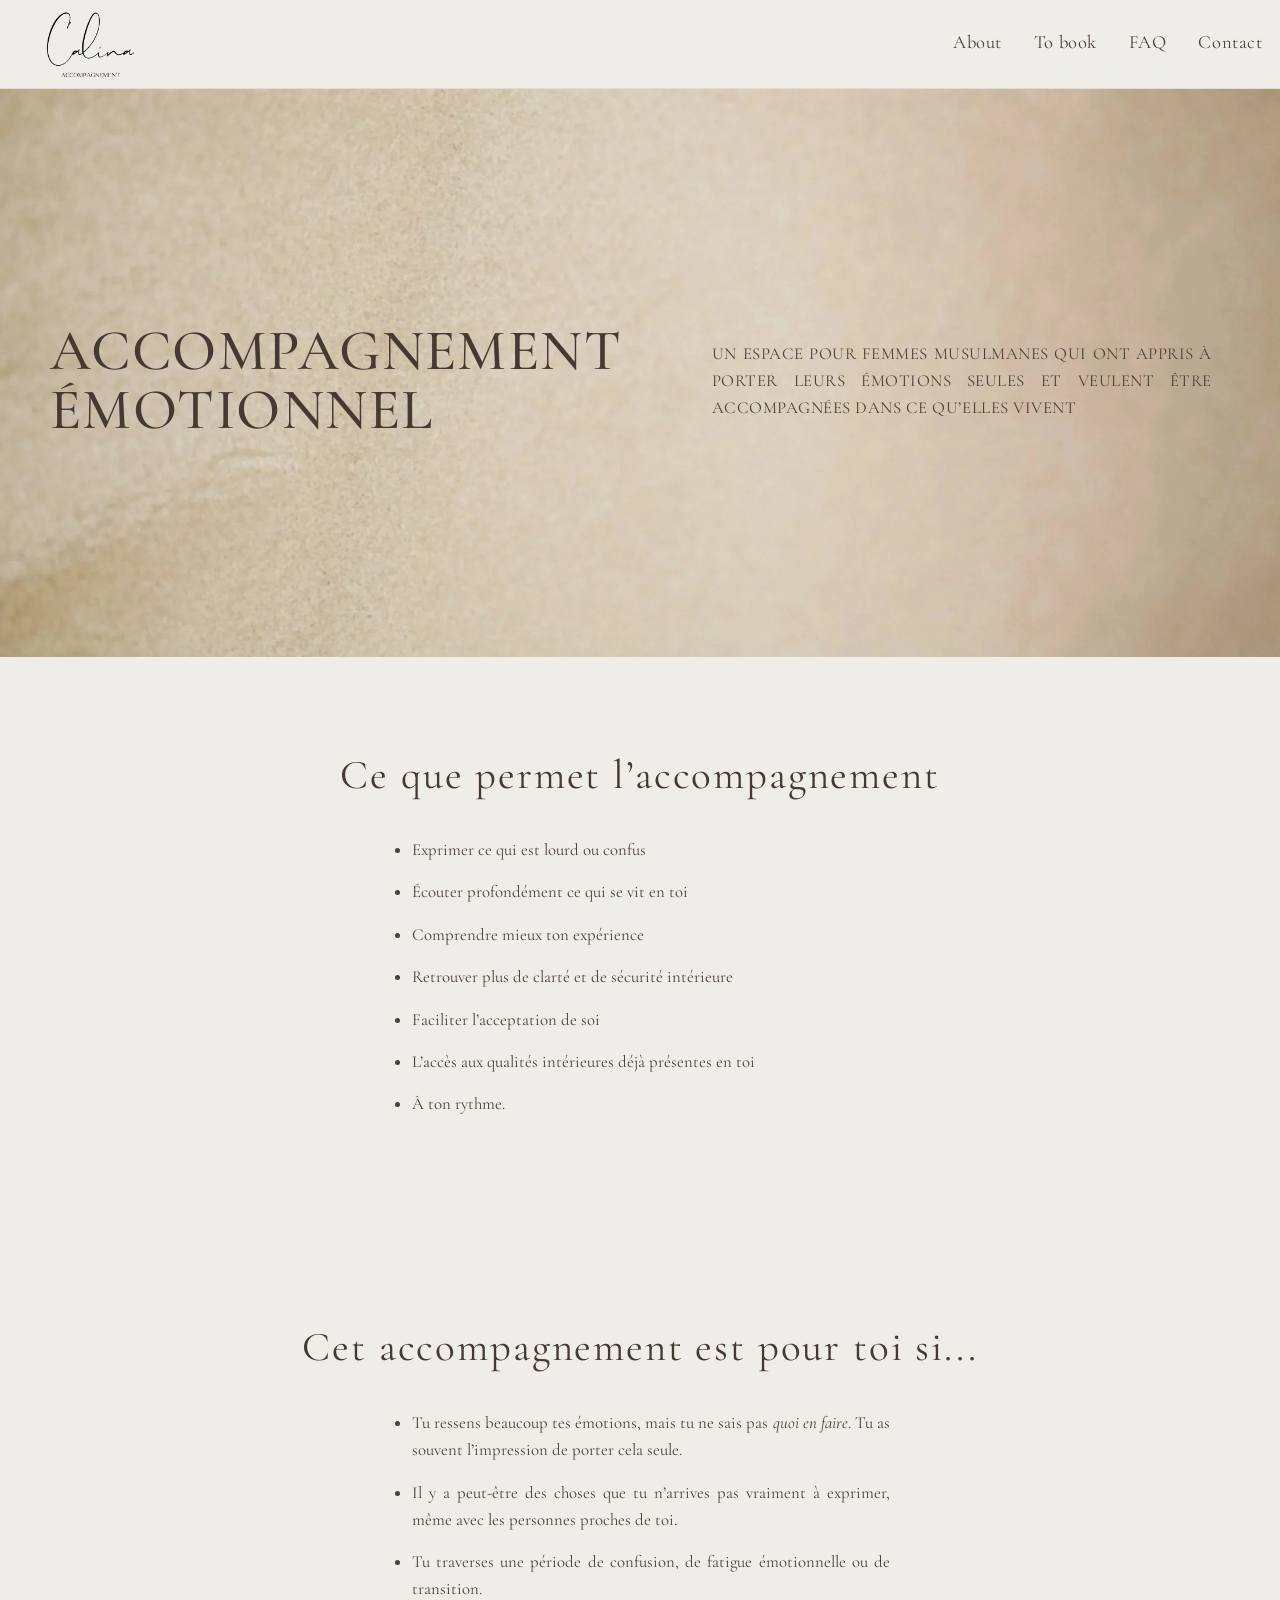
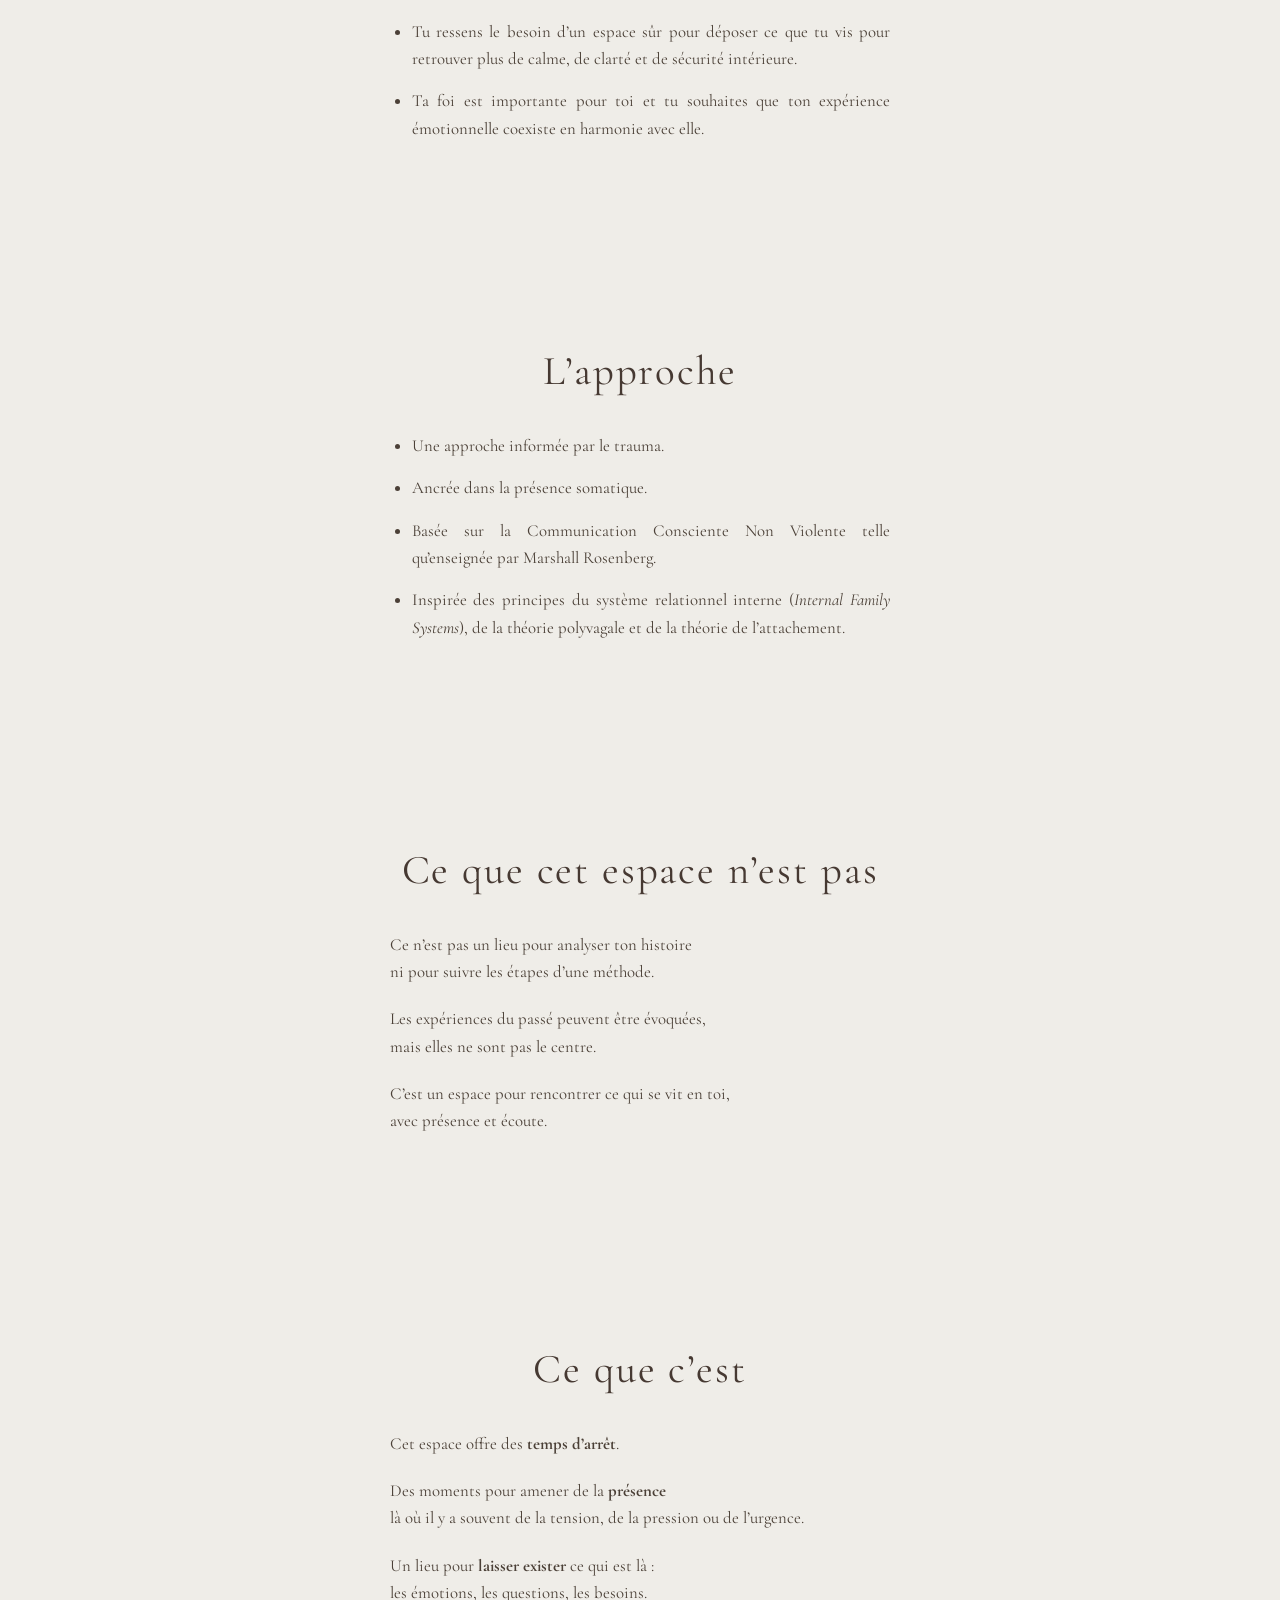
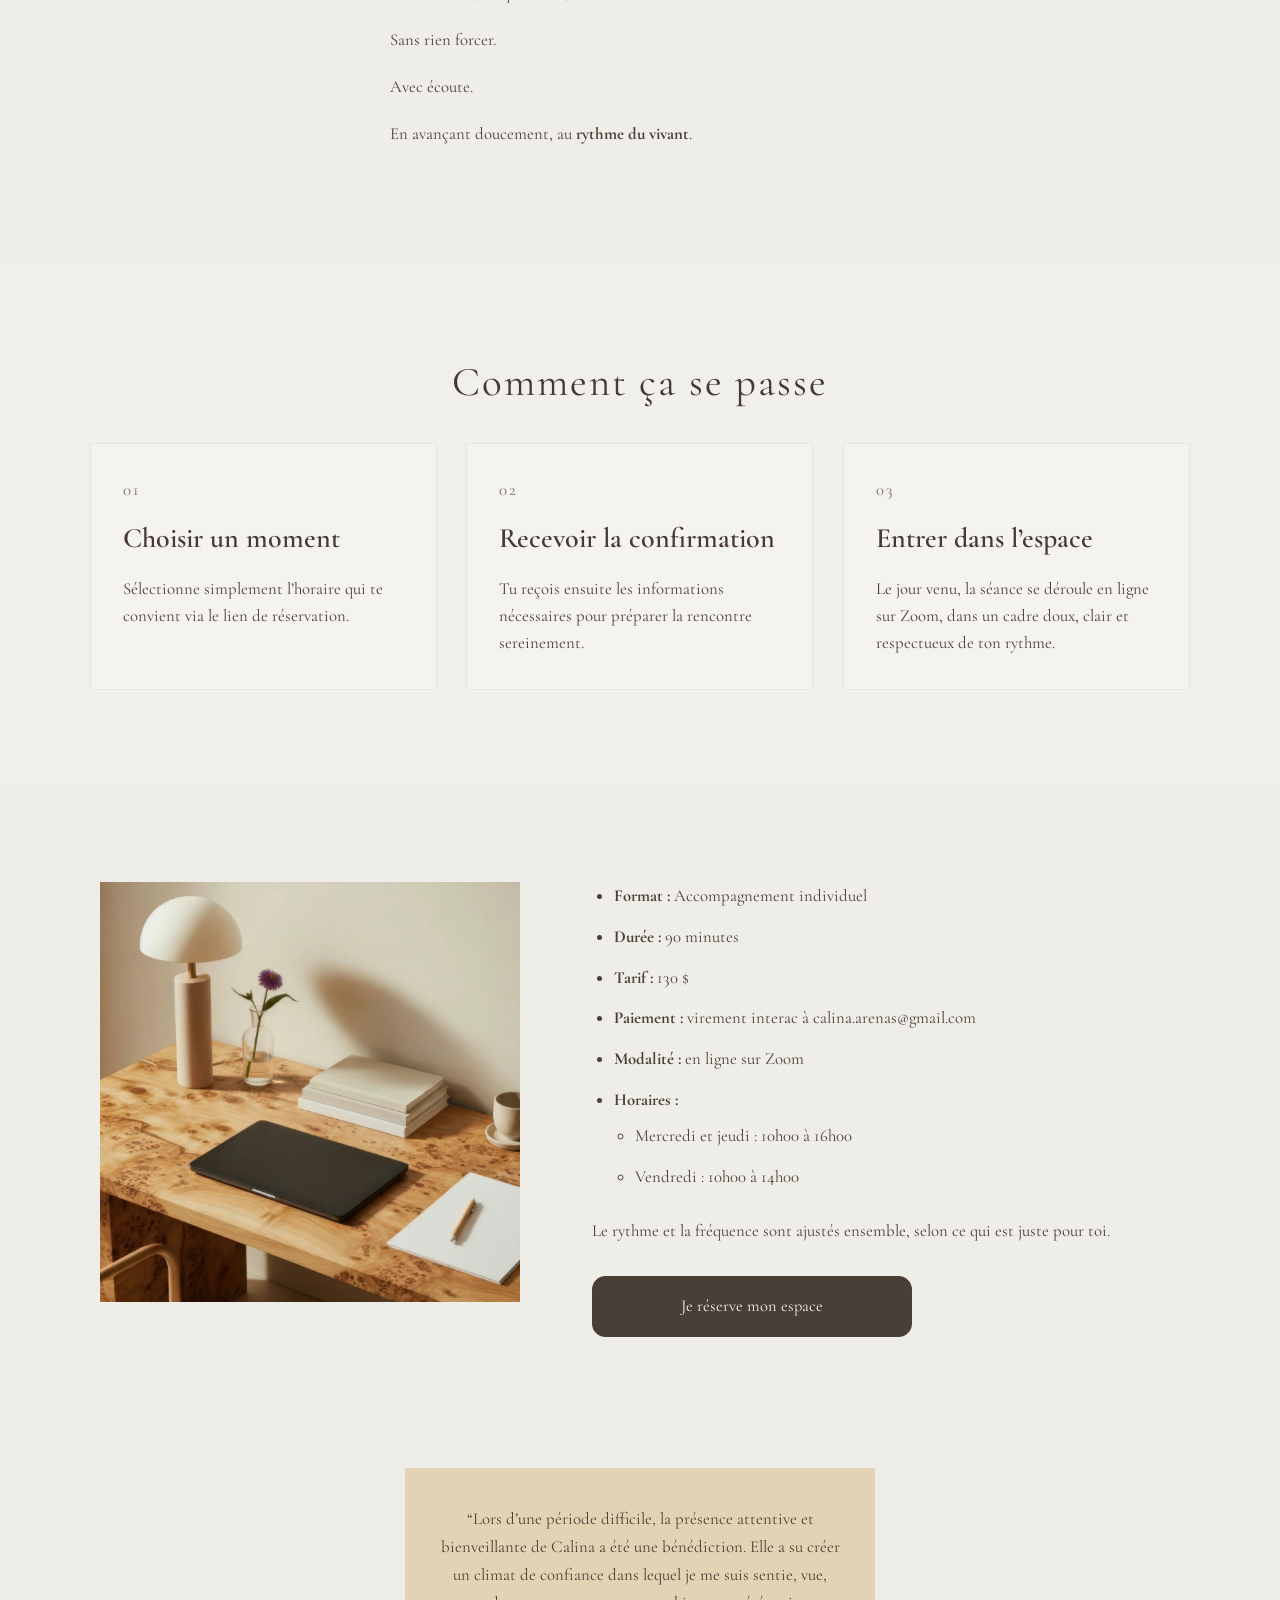
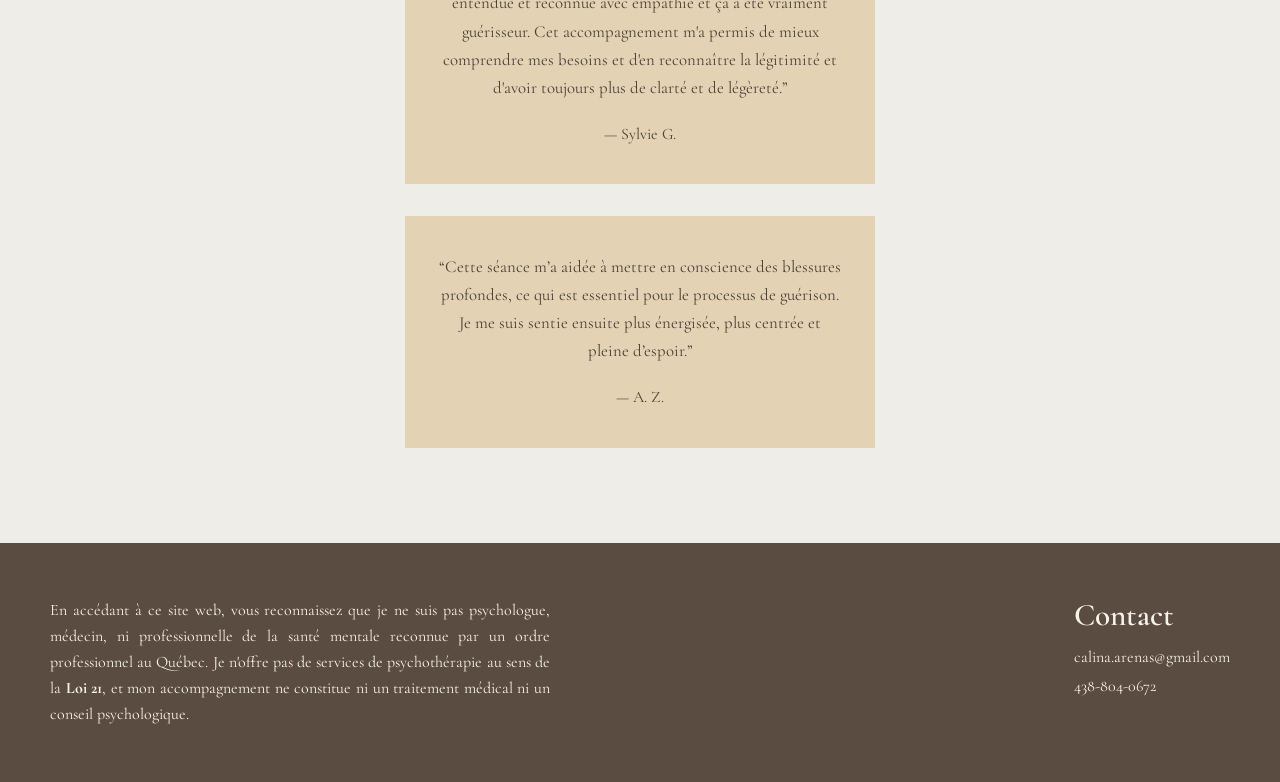
<file: index.html>
<!DOCTYPE html>
<html lang="fr">
<head>
  <meta charset="UTF-8" />
  <meta name="viewport" content="width=device-width, initial-scale=1.0" />
  <title>Calina Accompagnement</title>
  <meta
    name="description"
    content="Calina Accompagnement — un espace d’accompagnement émotionnel doux, clair et sécurisant."
  />
  <link rel="icon" type="image/x-icon" href="assets/images/calina-logo.ico" />
  <link rel="preconnect" href="https://fonts.googleapis.com" />
  <link rel="preconnect" href="https://fonts.gstatic.com" crossorigin />
  <link
    href="https://fonts.googleapis.com/css2?family=Cormorant+Garamond:wght@400;500;600;700&display=swap"
    rel="stylesheet"
  />
  <link rel="stylesheet" href="style.css" />
</head>
<body>
  <header class="site-header">
    <div class="container nav-wrapper">
      <a href="index.html" class="brand" aria-label="Retour à l’accueil">
        <img
          src="assets/images/calina-logo.webp"
          alt="Calina Accompagnement logo"
          class="brand-logo"
        />
      </a>

      <button
        class="menu-toggle"
        id="menuToggle"
        aria-label="Ouvrir le menu"
        aria-expanded="false"
        aria-controls="siteNav"
      >
        <span></span>
        <span></span>
        <span></span>
      </button>

      <nav class="site-nav" id="siteNav">
        <a href="pages/about.html">About</a>
        <a href="pages/booking.html">To book</a>
        <a href="pages/faq.html">FAQ</a>
        <a href="pages/contact.html">Contact</a>
      </nav>
    </div>
  </header>

  <main class="home-page">
    <section class="hero-texture">
      <div class="container hero-editorial">
        <div class="hero-left reveal">
          <h1>ACCOMPAGNEMENT<br />ÉMOTIONNEL</h1>
        </div>

        <div class="hero-right reveal reveal-delay-1 justify-text">
          <p>
            UN ESPACE POUR FEMMES MUSULMANES QUI ONT APPRIS À PORTER LEURS
            ÉMOTIONS SEULES ET VEULENT ÊTRE ACCOMPAGNÉES DANS CE QU’ELLES
            VIVENT
          </p>
        </div>
      </div>
    </section>

    <section class="editorial-section">
      <div class="container editorial-content">
        <h2 class="section-title-centered reveal">Ce que permet l’accompagnement</h2>

        <div class="section-text-block right-text reveal reveal-delay-1 justify-text">
          <ul class="elegant-list">
            <li>Exprimer ce qui est lourd ou confus</li>
            <li>Écouter profondément ce qui se vit en toi</li>
            <li>Comprendre mieux ton expérience</li>
            <li>Retrouver plus de clarté et de sécurité intérieure</li>
            <li>Faciliter l’acceptation de soi</li>
            <li>L’accès aux qualités intérieures déjà présentes en toi</li>
            <li>À ton rythme.</li>
          </ul>
        </div>
      </div>
    </section>

    <section class="editorial-section">
      <div class="container editorial-content">
        <h2 class="section-title-centered reveal">Cet accompagnement est pour toi si...</h2>

        <div class="section-text-block right-text reveal reveal-delay-1 justify-text">
          <ul class="elegant-list">
            <li>
              Tu ressens beaucoup tes émotions, mais tu ne sais pas
              <em>quoi en faire</em>. Tu as souvent l’impression de porter cela
              seule.
            </li>
            <li>
              Il y a peut-être des choses que tu n’arrives pas vraiment à
              exprimer, même avec les personnes proches de toi.
            </li>
            <li>
              Tu traverses une période de confusion, de fatigue émotionnelle ou
              de transition.
            </li>
            <li>
              Tu ressens le besoin d’un espace sûr pour déposer ce que tu vis
              pour retrouver plus de calme, de clarté et de sécurité
              intérieure.
            </li>
            <li>
              Ta foi est importante pour toi et tu souhaites que ton expérience
              émotionnelle coexiste en harmonie avec elle.
            </li>
          </ul>
        </div>
      </div>
    </section>

    <section class="editorial-section">
      <div class="container editorial-content">
        <h2 class="section-title-centered reveal">L’approche</h2>

        <div class="section-text-block right-text reveal reveal-delay-1 justify-text">
          <ul class="elegant-list">
            <li>Une approche informée par le trauma.</li>
            <li>Ancrée dans la présence somatique.</li>
            <li>
              Basée sur la Communication Consciente Non Violente telle
              qu’enseignée par Marshall Rosenberg.
            </li>
            <li>
              Inspirée des principes du système relationnel interne
              (<em>Internal Family Systems</em>), de la théorie polyvagale et de
              la théorie de l’attachement.
            </li>
          </ul>
        </div>
      </div>
    </section>

    <section class="editorial-section">
      <div class="container centered-reading-block">
        <h2 class="section-title-centered reveal">Ce que cet espace n’est pas</h2>

        <div class="poetic-text-block reveal reveal-delay-1 justify-text">
          <p>
            Ce n’est pas un lieu pour analyser ton histoire<br />
            ni pour suivre les étapes d’une méthode.
          </p>

          <p>
            Les expériences du passé peuvent être évoquées,<br />
            mais elles ne sont pas le centre.
          </p>

          <p>
            C’est un espace pour rencontrer ce qui se vit en toi,<br />
            avec présence et écoute.
          </p>
        </div>
      </div>
    </section>

    <section class="editorial-section">
      <div class="container centered-reading-block">
        <h2 class="section-title-centered reveal">Ce que c’est</h2>

        <div class="poetic-text-block reveal reveal-delay-1 justify-text">
          <p>Cet espace offre des <strong>temps d’arrêt</strong>.</p>

          <p>
            Des moments pour amener de la <strong>présence</strong><br />
            là où il y a souvent de la tension, de la pression ou de l’urgence.
          </p>

          <p>
            Un lieu pour <strong>laisser exister</strong> ce qui est là :<br />
            les émotions, les questions, les besoins.
          </p>

          <p>Sans rien forcer.</p>
          <p>Avec écoute.</p>

          <p>
            En avançant doucement, au <strong>rythme du vivant</strong>.
          </p>
        </div>
      </div>
    </section>

<section class="editorial-section alt-section reveal">
  <div class="container">
    <h2 class="section-title-centered reveal">Comment ça se passe</h2>

    <div class="booking-steps">
      <div class="content-box step-card reveal">
        <p class="step-number">01</p>
        <h3>Choisir un moment</h3>
        <p>
          Sélectionne simplement l’horaire qui te convient via le lien de
          réservation.
        </p>
      </div>

      <div class="content-box step-card reveal reveal-delay-1">
        <p class="step-number">02</p>
        <h3>Recevoir la confirmation</h3>
        <p>
          Tu reçois ensuite les informations nécessaires pour préparer la
          rencontre sereinement.
        </p>
      </div>

      <div class="content-box step-card reveal reveal-delay-2">
        <p class="step-number">03</p>
        <h3>Entrer dans l’espace</h3>
        <p>
          Le jour venu, la séance se déroule en ligne sur Zoom, dans un cadre
          doux, clair et respectueux de ton rythme.
        </p>
      </div>
    </div>
  </div>
</section>

    <section class="editorial-section">
      <div class="container offer-grid">
        <div class="offer-image-wrap reveal">
          <img
            src="assets/images/desk-image.webp"
            alt="Espace de travail doux et apaisant"
            class="offer-image"
          />
        </div>

        <div class="offer-details reveal reveal-delay-1 justify-text">
          <ul class="offer-list">
            <li><strong>Format :</strong> Accompagnement individuel</li>
            <li><strong>Durée :</strong> 90 minutes</li>
            <li><strong>Tarif :</strong> 130 $</li>
            <li>
              <strong>Paiement :</strong> virement interac à
              <a href="mailto:calina.arenas@gmail.com">calina.arenas@gmail.com</a>
            </li>
            <li><strong>Modalité :</strong> en ligne sur Zoom</li>
            <li>
              <strong>Horaires :</strong>
              <ul class="nested-offer-list">
                <li>Mercredi et jeudi : 10h00 à 16h00</li>
                <li>Vendredi : 10h00 à 14h00</li>
              </ul>
            </li>
          </ul>

          <p class="offer-note">
            Le rythme et la fréquence sont ajustés ensemble, selon ce qui est
            juste pour toi.
          </p>

          <a
  href="https://calendly.com/espace-calina/accompagnement?month=2026-03"
  class="booking-button"
  target="_blank"
  rel="noopener noreferrer"
>
  Je réserve mon espace
</a>
        </div>
      </div>
    </section>

    <section class="editorial-section testimonials-section">
      <div class="container testimonials-stack">
        <div class="testimonial-card reveal">
          <p>
            “Lors d’une période difficile, la présence attentive et bienveillante
            de Calina a été une bénédiction. Elle a su créer un climat de
            confiance dans lequel je me suis sentie, vue, entendue et reconnue
            avec empathie et ça a été vraiment guérisseur. Cet accompagnement
            m'a permis de mieux comprendre mes besoins et d'en reconnaître la
            légitimité et d'avoir toujours plus de clarté et de légèreté.”
          </p>
          <span>— Sylvie G.</span>
        </div>

        <div class="testimonial-card reveal reveal-delay-1">
          <p>
            “Cette séance m’a aidée à mettre en conscience des blessures
            profondes, ce qui est essentiel pour le processus de guérison. Je me
            suis sentie ensuite plus énergisée, plus centrée et pleine
            d’espoir.”
          </p>
          <span>— A. Z.</span>
        </div>
      </div>
    </section>
  </main>

  <footer class="site-footer">
    <div class="container footer-grid">
      <div class="footer-disclaimer reveal justify-text">
        <p>
          En accédant à ce site web, vous reconnaissez que je ne suis pas
          psychologue, médecin, ni professionnelle de la santé mentale reconnue
          par un ordre professionnel au Québec. Je n'offre pas de services de
          psychothérapie au sens de la <strong>Loi 21</strong>, et mon
          accompagnement ne constitue ni un traitement médical ni un conseil
          psychologique.
        </p>
      </div>

      <div class="footer-contact reveal reveal-delay-1">
        <h3>Contact</h3>
        <div class="footer-contact-lines">
          <p>
            <a href="mailto:calina.arenas@gmail.com">calina.arenas@gmail.com</a>
          </p>
          <p>
            <a href="tel:4388040672">438-804-0672</a>
          </p>
        </div>
      </div>
    </div>
  </footer>

  <script src="script.js"></script>
</body>
</html>
</file>
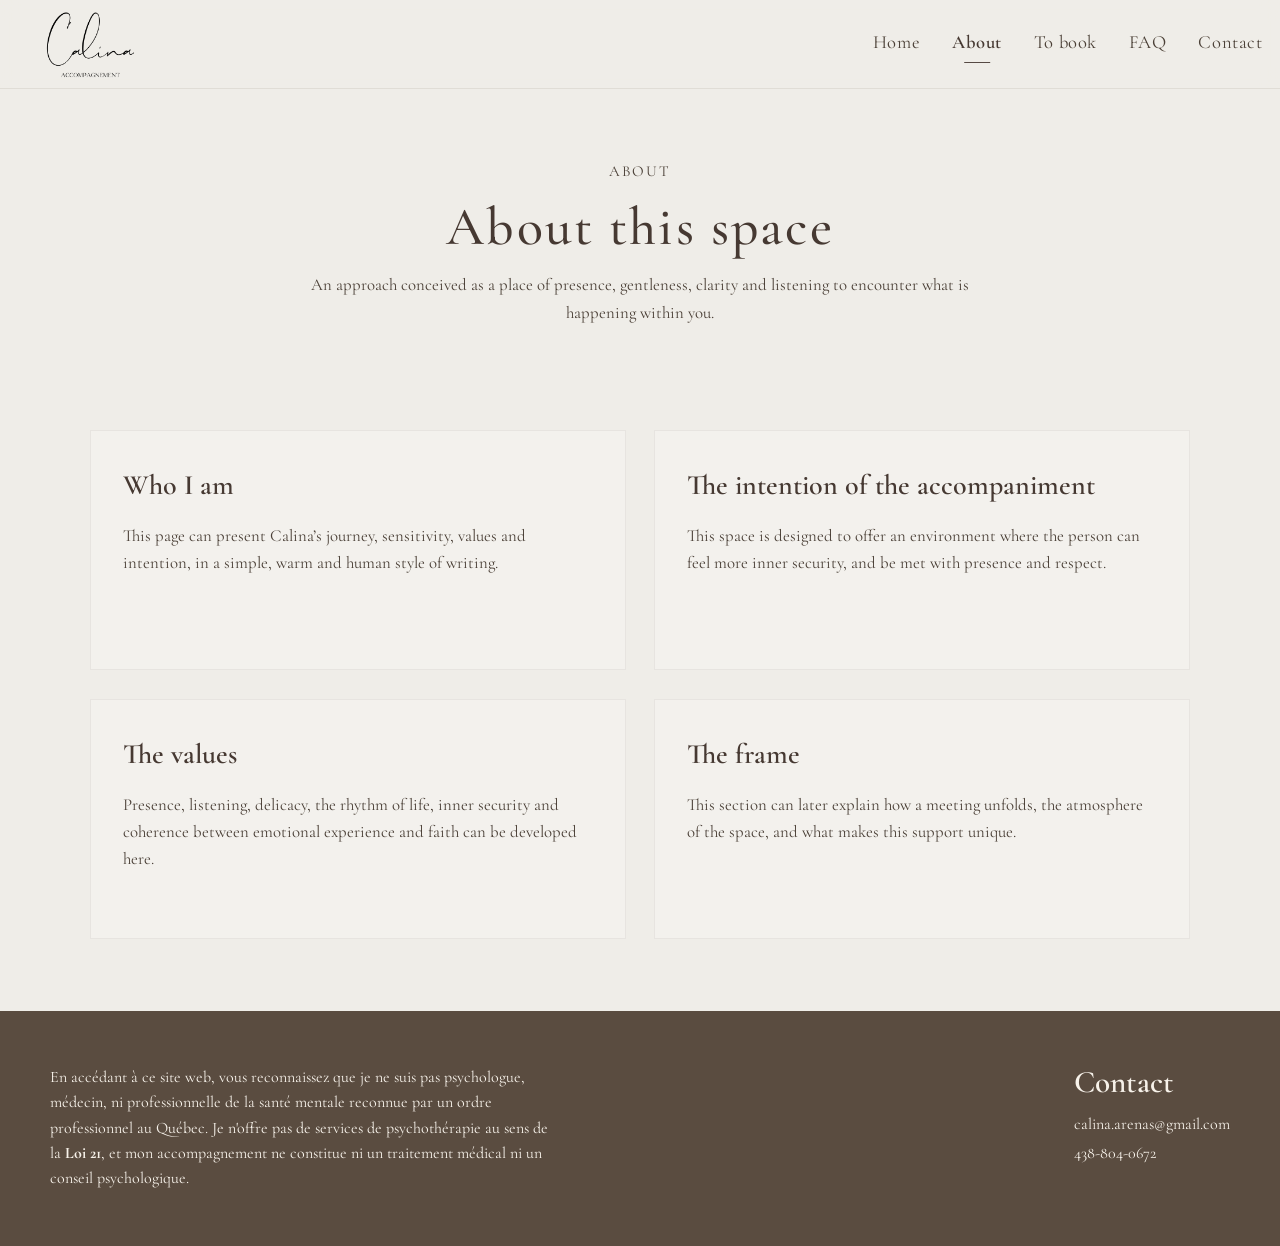
<file: pages/about.html>
<!DOCTYPE html>
<html lang="fr">
<head>
  <meta charset="UTF-8" />
  <meta name="viewport" content="width=device-width, initial-scale=1.0" />
  <title>About | Calina Accompagnement</title>
  <meta
    name="description"
    content="Learn more about Calina Accompagnement and the spirit of this space."
  />
  <link rel="icon" type="image/x-icon" href="../assets/images/calina-logo.ico" />
  <link rel="preconnect" href="https://fonts.googleapis.com" />
  <link rel="preconnect" href="https://fonts.gstatic.com" crossorigin />
  <link
    href="https://fonts.googleapis.com/css2?family=Cormorant+Garamond:wght@400;500;600;700&display=swap"
    rel="stylesheet"
  />
  <link rel="stylesheet" href="../style.css" />
</head>
<body>
  <header class="site-header">
    <div class="container nav-wrapper">
      <a href="../index.html" class="brand" aria-label="Back to home">
        <img
          src="../assets/images/calina-logo.webp"
          alt="Calina Accompagnement logo"
          class="brand-logo"
        />
      </a>

      <button
        class="menu-toggle"
        id="menuToggle"
        aria-label="Open menu"
        aria-expanded="false"
        aria-controls="siteNav"
      >
        <span></span>
        <span></span>
        <span></span>
      </button>

      <nav class="site-nav" id="siteNav">
  <a href="../index.html">Home</a>
  <a href="about.html" aria-current="page">About</a>
  <a href="booking.html">To book</a>
  <a href="faq.html">FAQ</a>
  <a href="contact.html">Contact</a>
</nav>
    </div>
  </header>

  <main>
    <section class="page-hero reveal">
      <div class="container">
        <p class="eyebrow">About</p>
        <h1>About this space</h1>
        <p class="hero-description">
          An approach conceived as a place of presence, gentleness, clarity and
          listening to encounter what is happening within you.
        </p>
      </div>
    </section>

    <section class="section reveal">
      <div class="container booking-grid">
        <div class="content-box reveal">
          <h3>Who I am</h3>
          <p>
            This page can present Calina’s journey, sensitivity, values and
            intention, in a simple, warm and human style of writing.
          </p>
        </div>

        <div class="content-box reveal reveal-delay-1">
          <h3>The intention of the accompaniment</h3>
          <p>
            This space is designed to offer an environment where the person can
            feel more inner security, and be met with presence and respect.
          </p>
        </div>

        <div class="content-box reveal reveal-delay-2">
          <h3>The values</h3>
          <p>
            Presence, listening, delicacy, the rhythm of life, inner security
            and coherence between emotional experience and faith can be
            developed here.
          </p>
        </div>

        <div class="content-box reveal reveal-delay-3">
          <h3>The frame</h3>
          <p>
            This section can later explain how a meeting unfolds, the
            atmosphere of the space, and what makes this support unique.
          </p>
        </div>
      </div>
    </section>
  </main>

  <footer class="site-footer reveal">
    <div class="container footer-grid">
      <div class="footer-disclaimer reveal">
        <p>
          En accédant à ce site web, vous reconnaissez que je ne suis pas
          psychologue, médecin, ni professionnelle de la santé mentale reconnue
          par un ordre professionnel au Québec. Je n'offre pas de services de
          psychothérapie au sens de la <strong>Loi 21</strong>, et mon
          accompagnement ne constitue ni un traitement médical ni un conseil
          psychologique.
        </p>
      </div>

      <div class="footer-contact reveal reveal-delay-1">
        <h3>Contact</h3>
        <div class="footer-contact-lines">
          <p>
            <a href="mailto:calina.arenas@gmail.com">calina.arenas@gmail.com</a>
          </p>
          <p>
            <a href="tel:4388040672">438-804-0672</a>
          </p>
        </div>
      </div>
    </div>
  </footer>

  <script src="../script.js"></script>
</body>
</html>
</file>
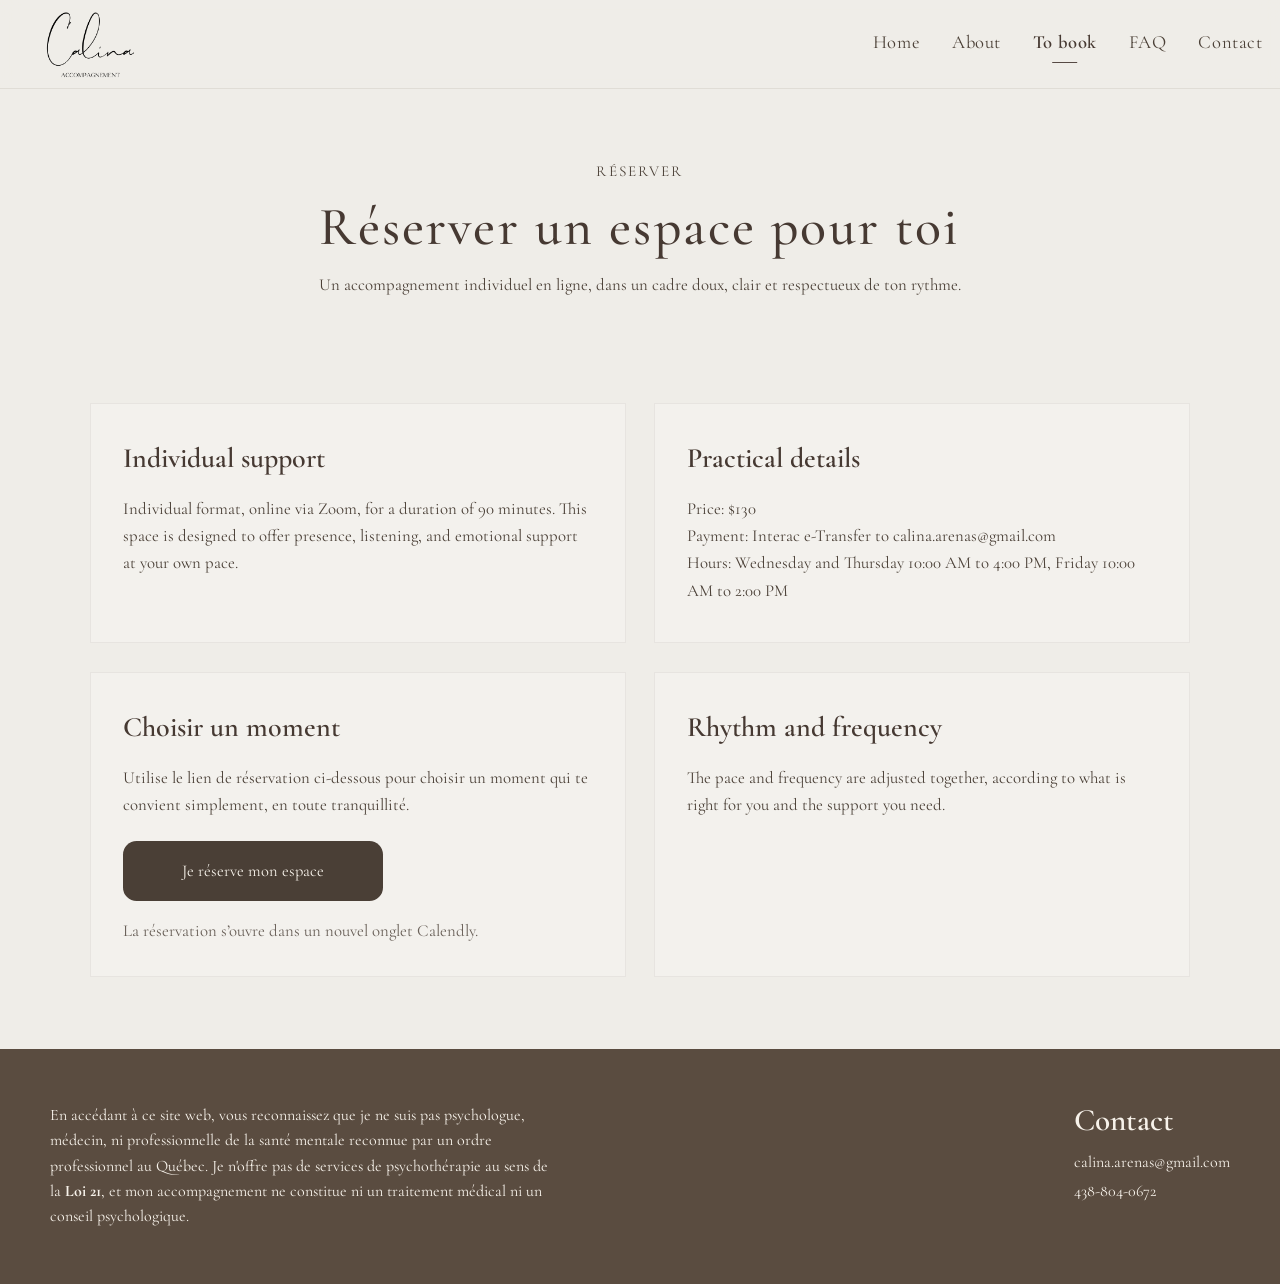
<file: pages/booking.html>
<!DOCTYPE html>
<html lang="fr">
<head>
  <meta charset="UTF-8" />
  <meta name="viewport" content="width=device-width, initial-scale=1.0" />
  <title>To book | Calina Accompagnement</title>
  <meta
    name="description"
    content="Book an individual support session with Calina."
  />
  <link rel="icon" type="image/x-icon" href="../assets/images/calina-logo.ico" />
  <link rel="preconnect" href="https://fonts.googleapis.com" />
  <link rel="preconnect" href="https://fonts.gstatic.com" crossorigin />
  <link
    href="https://fonts.googleapis.com/css2?family=Cormorant+Garamond:wght@400;500;600;700&display=swap"
    rel="stylesheet"
  />
  <link rel="stylesheet" href="../style.css" />
</head>
<body>
  <header class="site-header">
    <div class="container nav-wrapper">
      <a href="../index.html" class="brand" aria-label="Back to home">
        <img
          src="../assets/images/calina-logo.webp"
          alt="Calina Accompagnement logo"
          class="brand-logo"
        />
      </a>

      <button
        class="menu-toggle"
        id="menuToggle"
        aria-label="Open menu"
        aria-expanded="false"
        aria-controls="siteNav"
      >
        <span></span>
        <span></span>
        <span></span>
      </button>

      <nav class="site-nav" id="siteNav">
  <a href="../index.html">Home</a>
  <a href="about.html">About</a>
  <a href="booking.html" aria-current="page">To book</a>
  <a href="faq.html">FAQ</a>
  <a href="contact.html">Contact</a>
</nav>
    </div>
  </header>

  <main>
    <section class="page-hero reveal">
      <div class="container">
        <p class="eyebrow">Réserver</p>
<h1>Réserver un espace pour toi</h1>
<p class="hero-description">
  Un accompagnement individuel en ligne, dans un cadre doux, clair et
  respectueux de ton rythme.
</p>
      </div>
    </section>

    <section class="section reveal">
      <div class="container booking-grid">
        <div class="content-box reveal">
          <h3>Individual support</h3>
          <p>
            Individual format, online via Zoom, for a duration of 90 minutes.
            This space is designed to offer presence, listening, and emotional
            support at your own pace.
          </p>
        </div>

        <div class="content-box reveal reveal-delay-1">
          <h3>Practical details</h3>
          <p>
            Price: $130<br />
            Payment: Interac e-Transfer to
            <a href="mailto:calina.arenas@gmail.com">calina.arenas@gmail.com</a><br />
            Hours: Wednesday and Thursday 10:00 AM to 4:00 PM, Friday 10:00 AM
            to 2:00 PM
          </p>
        </div>

        <div class="content-box reveal reveal-delay-2">
  <h3>Choisir un moment</h3>
  <p>
    Utilise le lien de réservation ci-dessous pour choisir un moment qui te
    convient simplement, en toute tranquillité.
  </p>

  <div class="booking-box-action">
    <a
      href="https://calendly.com/espace-calina/accompagnement?month=2026-03"
      class="booking-button"
      target="_blank"
      rel="noopener noreferrer"
    >
      Je réserve mon espace
    </a>
  </div>

  <p class="booking-microcopy">
    La réservation s’ouvre dans un nouvel onglet Calendly.
  </p>
</div>

        <div class="content-box reveal reveal-delay-3">
          <h3>Rhythm and frequency</h3>
          <p>
            The pace and frequency are adjusted together, according to what is
            right for you and the support you need.
          </p>
        </div>
      </div>
    </section>
  </main>

  <footer class="site-footer reveal">
    <div class="container footer-grid">
      <div class="footer-disclaimer reveal">
        <p>
          En accédant à ce site web, vous reconnaissez que je ne suis pas
          psychologue, médecin, ni professionnelle de la santé mentale reconnue
          par un ordre professionnel au Québec. Je n'offre pas de services de
          psychothérapie au sens de la <strong>Loi 21</strong>, et mon
          accompagnement ne constitue ni un traitement médical ni un conseil
          psychologique.
        </p>
      </div>

      <div class="footer-contact reveal reveal-delay-1">
        <h3>Contact</h3>
        <div class="footer-contact-lines">
          <p>
            <a href="mailto:calina.arenas@gmail.com">calina.arenas@gmail.com</a>
          </p>
          <p>
            <a href="tel:4388040672">438-804-0672</a>
          </p>
        </div>
      </div>
    </div>
  </footer>

  <script src="../script.js"></script>
</body>
</html>
</file>
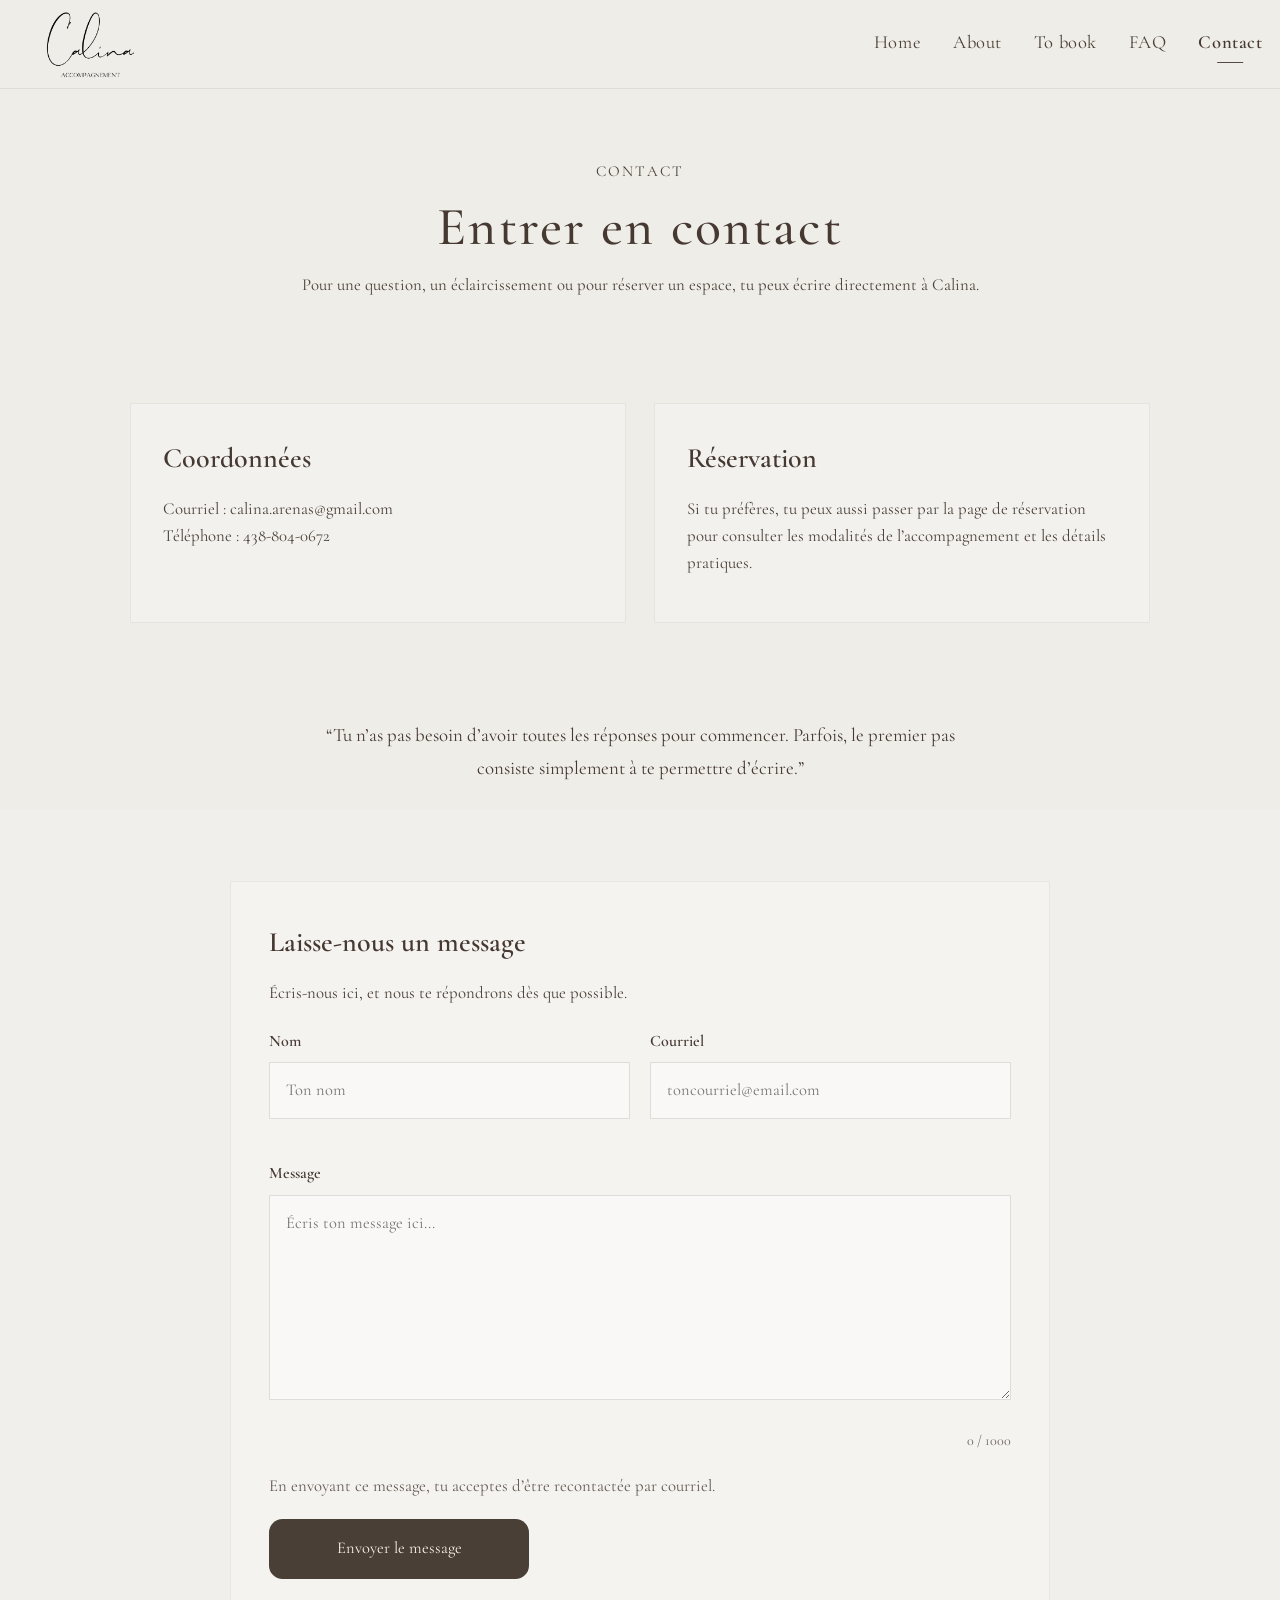
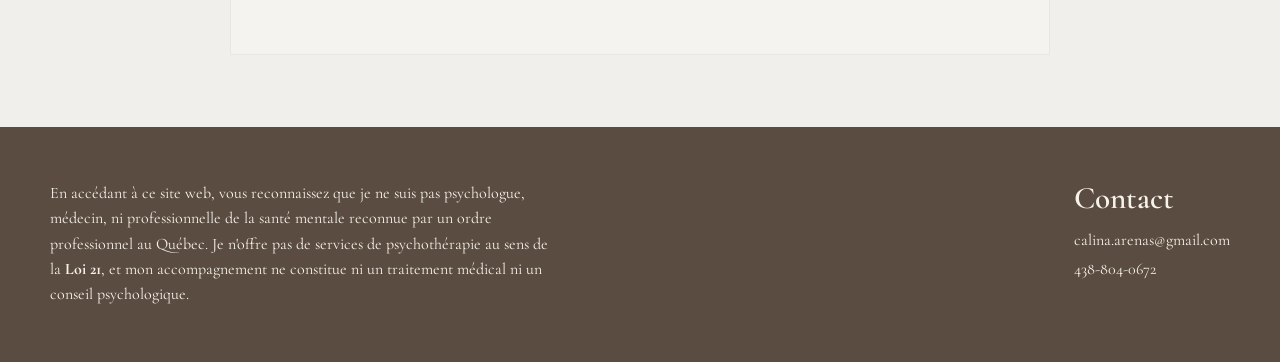
<file: pages/contact.html>
<!DOCTYPE html>
<html lang="fr">
<head>
  <meta charset="UTF-8" />
  <meta name="viewport" content="width=device-width, initial-scale=1.0" />
  <title>Contact | Calina Accompagnement</title>
  <meta
    name="description"
    content="Entrer en contact avec Calina Accompagnement."
  />
  <link rel="icon" type="image/x-icon" href="../assets/images/calina-logo.ico" />
  <link rel="preconnect" href="https://fonts.googleapis.com" />
  <link rel="preconnect" href="https://fonts.gstatic.com" crossorigin />
  <link
    href="https://fonts.googleapis.com/css2?family=Cormorant+Garamond:wght@400;500;600;700&display=swap"
    rel="stylesheet"
  />
  <link rel="stylesheet" href="../style.css" />
</head>
<body>
  <header class="site-header">
    <div class="container nav-wrapper">
      <a href="../index.html" class="brand" aria-label="Back to home">
        <img
          src="../assets/images/calina-logo.webp"
          alt="Calina Accompagnement logo"
          class="brand-logo"
        />
      </a>

      <button
        class="menu-toggle"
        id="menuToggle"
        aria-label="Open menu"
        aria-expanded="false"
        aria-controls="siteNav"
      >
        <span></span>
        <span></span>
        <span></span>
      </button>

      <nav class="site-nav" id="siteNav">
  <a href="../index.html">Home</a>
  <a href="about.html">About</a>
  <a href="booking.html">To book</a>
  <a href="faq.html">FAQ</a>
  <a href="contact.html" aria-current="page">Contact</a>
</nav>
    </div>
  </header>

  <main>
    <section class="page-hero reveal">
      <div class="container">
        <p class="eyebrow">Contact</p>
        <h1>Entrer en contact</h1>
        <p class="hero-description">
          Pour une question, un éclaircissement ou pour réserver un espace,
          tu peux écrire directement à Calina.
        </p>
      </div>
    </section>

    <section class="section reveal">
      <div class="container contact-top-grid">
        <div class="content-box reveal">
          <h3>Coordonnées</h3>
          <p>
            Courriel :
            <a href="mailto:calina.arenas@gmail.com">calina.arenas@gmail.com</a><br />
            Téléphone :
            <a href="tel:4388040672">438-804-0672</a>
          </p>
        </div>

        <div class="content-box reveal reveal-delay-1">
          <h3>Réservation</h3>
          <p>
            Si tu préfères, tu peux aussi passer par la page de réservation
            pour consulter les modalités de l’accompagnement et les détails
            pratiques.
          </p>
        </div>
      </div>
    </section>

    <section class="section contact-quote-section reveal">
      <div class="container">
        <div class="floating-quote reveal reveal-delay-1">
          <p>
            “Tu n’as pas besoin d’avoir toutes les réponses pour commencer.
            Parfois, le premier pas consiste simplement à te permettre d’écrire.”
          </p>
        </div>
      </div>
    </section>

    <section class="section alt-section reveal">
      <div class="container contact-form-panel">
        <div class="content-box form-box reveal">
          <h3>Laisse-nous un message</h3>
          <p class="form-intro">
            Écris-nous ici, et nous te répondrons dès que possible.
          </p>

          <form id="contactForm" class="contact-form" novalidate>
            <input
              type="text"
              name="website"
              id="website"
              class="hp-field"
              autocomplete="off"
              tabindex="-1"
            />

            <div class="form-row">
              <div class="form-field">
  <label for="name">Nom</label>
  <input
    type="text"
    id="name"
    name="name"
    maxlength="100"
    placeholder="Ton nom"
    required
    aria-describedby="nameError"
  />
  <small id="nameError" class="field-error"></small>
</div>

              <div class="form-field">
  <label for="email">Courriel</label>
  <input
    type="email"
    id="email"
    name="email"
    maxlength="120"
    placeholder="toncourriel@email.com"
    required
    aria-describedby="emailError"
  />
  <small id="emailError" class="field-error"></small>
</div>
            </div>

            <div class="form-field">
  <label for="message">Message</label>
  <textarea
    id="message"
    name="message"
    rows="7"
    maxlength="1000"
    placeholder="Écris ton message ici..."
    required
    aria-describedby="messageError messageCount"
  ></textarea>
  <small id="messageError" class="field-error"></small>
  <div class="form-meta">
    <small id="messageCount">0 / 1000</small>
  </div>
</div>

            <p class="form-note">
              En envoyant ce message, tu acceptes d’être recontactée par courriel.
            </p>

            <div class="form-actions">
  <button type="submit" class="booking-button form-submit" id="formSubmitButton">
    Envoyer le message
  </button>
  <p id="formStatus" class="form-status" aria-live="polite"></p>
</div>
          </form>
        </div>
      </div>
    </section>
  </main>

  <footer class="site-footer reveal">
    <div class="container footer-grid">
      <div class="footer-disclaimer reveal">
        <p>
          En accédant à ce site web, vous reconnaissez que je ne suis pas
          psychologue, médecin, ni professionnelle de la santé mentale reconnue
          par un ordre professionnel au Québec. Je n'offre pas de services de
          psychothérapie au sens de la <strong>Loi 21</strong>, et mon
          accompagnement ne constitue ni un traitement médical ni un conseil
          psychologique.
        </p>
      </div>

      <div class="footer-contact reveal reveal-delay-1">
        <h3>Contact</h3>
        <div class="footer-contact-lines">
          <p>
            <a href="mailto:calina.arenas@gmail.com">calina.arenas@gmail.com</a>
          </p>
          <p>
            <a href="tel:4388040672">438-804-0672</a>
          </p>
        </div>
      </div>
    </div>
  </footer>

  <script src="../script.js"></script>
</body>
</html>
</file>
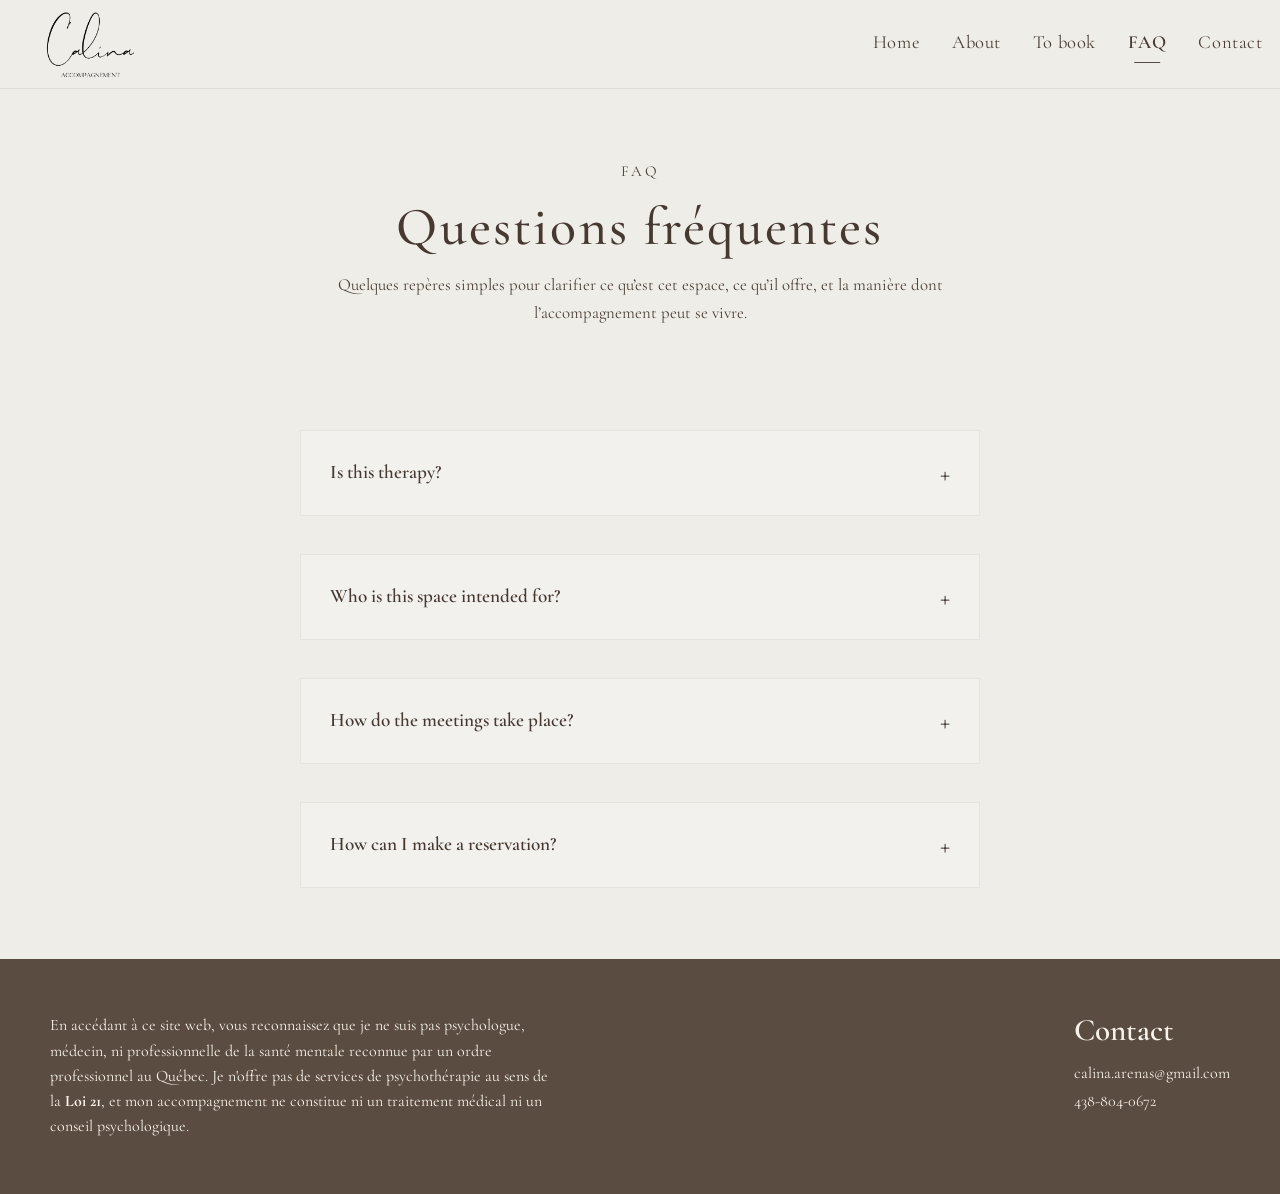
<file: pages/faq.html>
<!DOCTYPE html>
<html lang="fr">
<head>
  <meta charset="UTF-8" />
  <meta name="viewport" content="width=device-width, initial-scale=1.0" />
  <title>FAQ | Calina Accompagnement</title>
  <meta
    name="description"
    content="Questions fréquentes au sujet de l’accompagnement avec Calina."
  />
  <link rel="icon" type="image/x-icon" href="../assets/images/calina-logo.ico" />
  <link rel="preconnect" href="https://fonts.googleapis.com" />
  <link rel="preconnect" href="https://fonts.gstatic.com" crossorigin />
  <link
    href="https://fonts.googleapis.com/css2?family=Cormorant+Garamond:wght@400;500;600;700&display=swap"
    rel="stylesheet"
  />
  <link rel="stylesheet" href="../style.css" />
</head>
<body>
  <header class="site-header">
    <div class="container nav-wrapper">
      <a href="../index.html" class="brand" aria-label="Back to home">
        <img
          src="../assets/images/calina-logo.webp"
          alt="Calina Accompagnement logo"
          class="brand-logo"
        />
      </a>

      <button
        class="menu-toggle"
        id="menuToggle"
        aria-label="Open menu"
        aria-expanded="false"
        aria-controls="siteNav"
      >
        <span></span>
        <span></span>
        <span></span>
      </button>

      <nav class="site-nav" id="siteNav">
  <a href="../index.html">Home</a>
  <a href="about.html">About</a>
  <a href="booking.html">To book</a>
  <a href="faq.html" aria-current="page">FAQ</a>
  <a href="contact.html">Contact</a>
</nav>
    </div>
  </header>

  <main>
    <section class="page-hero reveal">
      <div class="container">
        <p class="eyebrow">FAQ</p>
        <h1>Questions fréquentes</h1>
        <p class="hero-description">
          Quelques repères simples pour clarifier ce qu’est cet espace, ce qu’il
          offre, et la manière dont l’accompagnement peut se vivre.
        </p>
      </div>
    </section>

    <section class="section reveal">
  <div class="container faq-stack">
    <div class="faq-item content-box reveal">
      <button class="faq-question" type="button" aria-expanded="false">
        <span>Is this therapy?</span>
        <span class="faq-icon">+</span>
      </button>
      <div class="faq-answer">
        <div class="faq-answer-inner">
          <p>
            No. This support is not psychotherapy or medical treatment. It is a
            space for listening, presence, and support.
          </p>
        </div>
      </div>
    </div>

    <div class="faq-item content-box reveal reveal-delay-1">
      <button class="faq-question" type="button" aria-expanded="false">
        <span>Who is this space intended for?</span>
        <span class="faq-icon">+</span>
      </button>
      <div class="faq-answer">
        <div class="faq-answer-inner">
          <p>
            It is aimed at Muslim women who feel the need for a gentler,
            clearer and safer environment to share what they are experiencing.
          </p>
        </div>
      </div>
    </div>

    <div class="faq-item content-box reveal reveal-delay-2">
      <button class="faq-question" type="button" aria-expanded="false">
        <span>How do the meetings take place?</span>
        <span class="faq-icon">+</span>
      </button>
      <div class="faq-answer">
        <div class="faq-answer-inner">
          <p>
            The meetings take place online via Zoom, in individual format, in a
            setting designed for presence, listening and respecting the pace.
          </p>
        </div>
      </div>
    </div>

    <div class="faq-item content-box reveal reveal-delay-3">
      <button class="faq-question" type="button" aria-expanded="false">
        <span>How can I make a reservation?</span>
        <span class="faq-icon">+</span>
      </button>
      <div class="faq-answer">
        <div class="faq-answer-inner">
          <p>
            You can book via the official link on the booking page, or contact
            Calina directly by email to receive the necessary information.
          </p>
        </div>
      </div>
    </div>
  </div>
</section>

  </main>

  <footer class="site-footer reveal">
    <div class="container footer-grid">
      <div class="footer-disclaimer">
        <p>
          En accédant à ce site web, vous reconnaissez que je ne suis pas
          psychologue, médecin, ni professionnelle de la santé mentale reconnue
          par un ordre professionnel au Québec. Je n'offre pas de services de
          psychothérapie au sens de la <strong>Loi 21</strong>, et mon
          accompagnement ne constitue ni un traitement médical ni un conseil
          psychologique.
        </p>
      </div>

      <div class="footer-contact">
        <h3>Contact</h3>
        <div class="footer-contact-lines">
          <p>
            <a href="mailto:calina.arenas@gmail.com">calina.arenas@gmail.com</a>
          </p>
          <p>
            <a href="tel:4388040672">438-804-0672</a>
          </p>
        </div>
      </div>
    </div>
  </footer>

  <script src="../script.js"></script>
</body>
</html>
</file>
<file: style.css>
:root {
  --page-bg: #efede8;
  --text: #4b4037;
  --heading: #463932;
  --accent-dark: #4a3f36;
  --footer-bg: #5a4c40;
  --footer-text: #f7f2ea;
  --border-soft: rgba(90, 76, 64, 0.1);
}

* {
  margin: 0;
  padding: 0;
  box-sizing: border-box;
}

html {
  scroll-behavior: smooth;
}

body {
  font-family: "Cormorant Garamond", Georgia, "Times New Roman", serif;
  background-color: var(--page-bg);
  color: var(--text);
  line-height: 1.62;
  text-rendering: optimizeLegibility;
  animation: pageLoadFade 0.5s ease;
}

@keyframes pageLoadFade {
  from {
    opacity: 0;
    transform: translateY(8px);
  }
  to {
    opacity: 1;
    transform: translateY(0);
  }
}

img {
  max-width: 100%;
  display: block;
}

a {
  color: inherit;
  text-decoration: none;
}

button {
  font: inherit;
  background: none;
  border: none;
}

ul {
  margin: 0;
}

section {
  scroll-margin-top: 110px;
}

.container {
  width: min(1180px, calc(100% - 3rem));
  margin: 0 auto;
}

/* Header */
.site-header .container {
  width: min(100% - 2.2rem, 1450px);
}

.site-header {
  position: sticky;
  top: 0;
  z-index: 1000;
  background-color: rgba(239, 237, 232, 0.92);
  backdrop-filter: blur(10px);
  border-bottom: 1px solid var(--border-soft);
  transition: background-color 0.35s ease, border-color 0.35s ease,
    box-shadow 0.35s ease, backdrop-filter 0.35s ease;
}

.site-header.scrolled {
  background-color: rgba(239, 237, 232, 0.98);
  border-bottom: 1px solid rgba(90, 76, 64, 0.12);
  box-shadow: 0 8px 24px rgba(74, 63, 54, 0.06);
}

.nav-wrapper {
  min-height: 88px;
  display: flex;
  align-items: center;
  justify-content: space-between;
  gap: 2rem;
}

.brand {
  display: inline-flex;
  align-items: center;
  flex-shrink: 0;
}

.brand-logo {
  width: 145px;
  height: auto;
  display: block;
  transition: transform 0.45s ease;
  transform-origin: center;
}

.brand:hover .brand-logo {
  transform: scale(1.03);
}

.site-nav {
  display: flex;
  align-items: center;
  gap: 2rem;
}

.site-nav a {
  position: relative;
  display: inline-block;
  font-size: 1.16rem;
  letter-spacing: 0.03em;
  color: var(--text);
  padding-bottom: 0.2rem;
  transition: opacity 0.28s ease, color 0.28s ease,
    transform 0.28s ease;
}

.site-nav a:hover {
  opacity: 0.82;
  transform: translateY(-1px);
}

.site-nav a[aria-current="page"] {
  color: var(--heading);
  font-weight: 600;
}

.site-nav a[aria-current="page"]::after {
  content: "";
  position: absolute;
  left: 50%;
  bottom: -0.15rem;
  width: 1.6rem;
  height: 1px;
  background-color: var(--heading);
  transform: translateX(-50%);
  opacity: 0.9;
}

.menu-toggle {
  display: none;
  width: 46px;
  height: 46px;
  border: 1px solid rgba(90, 76, 64, 0.14);
  border-radius: 12px;
  background-color: rgba(255, 255, 255, 0.35);
  cursor: pointer;
}

.menu-toggle span {
  display: block;
  width: 22px;
  height: 1.8px;
  background-color: var(--heading);
  margin: 5px auto;
  transition: 0.3s ease;
}

/* Homepage */
.home-page {
  background-color: var(--page-bg);
}

.hero-texture {
  background-image: url("assets/images/paper-texture.webp");
  background-size: cover;
  background-position: center;
  background-repeat: no-repeat;
  padding: 7rem 0 6rem;
}

.hero-editorial {
  min-height: 360px;
  display: grid;
  grid-template-columns: 1fr 1fr;
  gap: 4.5rem;
  align-items: center;
}

.hero-left h1 {
  font-size: clamp(2.5rem, 4.5vw, 4.45rem);
  line-height: 1.02;
  letter-spacing: 0.025em;
  font-weight: 500;
  color: var(--heading);
}

.hero-right {
  display: flex;
  align-items: center;
  justify-content: center;
}

.hero-right p {
  max-width: 500px;
  font-size: 1.05rem;
  line-height: 1.52;
  letter-spacing: 0.03em;
  text-transform: uppercase;
  color: var(--text);
  text-align: justify;
  text-justify: inter-word;
  hyphens: auto;
}

.editorial-section {
  padding: 6rem 0;
  background-color: var(--page-bg);
}

.editorial-content {
  max-width: 900px;
  margin: 0 auto;
}

.section-title-centered {
  text-align: center;
  font-size: clamp(2.05rem, 3.2vw, 3.35rem);
  line-height: 1.1;
  letter-spacing: 0.045em;
  font-weight: 400;
  color: var(--heading);
  white-space: nowrap;
  max-width: 900px;
  margin: 0 auto 2.4rem;
}

.right-text {
  width: min(100%, 500px);
  margin: 0 auto;
}

.section-text-block {
  color: var(--text);
  margin: 0 auto;
}

.elegant-list {
  width: 100%;
  max-width: 500px;
  margin: 0 auto;
  padding-left: 1.35rem;
  list-style-position: outside;
}

.elegant-list li {
  margin-bottom: 0.95rem;
  font-size: 1.05rem;
  line-height: 1.56;
  text-align: justify;
  text-justify: inter-word;
  hyphens: auto;
}

.centered-reading-block {
  max-width: 880px;
  margin: 0 auto;
}

.poetic-text-block {
  width: min(100%, 500px);
  margin: 0 auto;
  color: var(--text);
}

.poetic-text-block p {
  margin-bottom: 1.25rem;
  font-size: 1.05rem;
  line-height: 1.56;
  text-align: justify;
  text-justify: inter-word;
  hyphens: auto;
}

.offer-grid {
  display: grid;
  grid-template-columns: 420px 1fr;
  gap: 4.5rem;
  align-items: start;
  max-width: 1080px;
  margin: 0 auto;
}

.offer-image-wrap {
  display: flex;
  justify-content: flex-end;
}

.offer-image {
  width: 100%;
  max-width: 420px;
  height: auto;
}

.offer-details {
  max-width: 560px;
  margin: 0;
  color: var(--text);
  text-align: left;
}

.offer-list {
  padding-left: 1.4rem;
  margin-bottom: 1.7rem;
}

.offer-list li {
  margin-bottom: 0.85rem;
  font-size: 1.05rem;
  line-height: 1.58;
  text-align: left;
}

.nested-offer-list {
  margin-top: 0.55rem;
  padding-left: 1.3rem;
}

.offer-note {
  margin: 1.6rem 0 2rem;
  font-size: 1.05rem;
  line-height: 1.58;
  text-align: left;
}

.booking-button {
  display: inline-flex;
  align-items: center;
  justify-content: center;
  min-width: 320px;
  padding: 1.05rem 2rem;
  background-color: var(--accent-dark);
  color: #f7f2ea;
  border-radius: 0.85rem;
  font-size: 1.03rem;
  transition: transform 0.28s ease, box-shadow 0.28s ease,
    opacity 0.28s ease, background-color 0.28s ease;
}

.booking-button:hover {
  opacity: 0.98;
  transform: translateY(-2px);
  box-shadow: 0 10px 22px rgba(74, 63, 54, 0.14);
}

.booking-button:active {
  transform: translateY(0);
}

.testimonials-section {
  padding-top: 2.2rem;
}

.testimonials-stack {
  display: grid;
  gap: 2rem;
  justify-content: center;
}

.testimonial-card {
  width: min(100%, 470px);
  margin: 0 auto;
  background-color: #e3d3b4;
  padding: 2.3rem 2rem;
  text-align: center;
  color: var(--text);
  transition: transform 0.32s ease, box-shadow 0.32s ease,
    background-color 0.32s ease;
}

.testimonial-card:hover {
  transform: translateY(-3px);
  box-shadow: 0 14px 26px rgba(74, 63, 54, 0.08);
  background-color: #e7d8bc;
}

.testimonial-card p {
  font-size: 1.05rem;
  line-height: 1.68;
  margin-bottom: 1.2rem;
}

.testimonial-card span {
  font-size: 1rem;
}

/* Footer */
.site-footer {
  background-color: var(--footer-bg);
  color: var(--footer-text);
  padding: 3.4rem 0;
}

.footer-grid {
  display: grid;
  grid-template-columns: 1.45fr 0.85fr;
  gap: 3.6rem;
  align-items: start;
}

.footer-disclaimer,
.footer-contact {
  align-self: start;
}

.footer-disclaimer {
  max-width: 500px;
}

.footer-contact {
  justify-self: end;
  text-align: left;
}

.footer-contact h3 {
  font-size: 1.95rem;
  font-weight: 600;
  margin: 0 0 0.8rem;
  line-height: 1.1;
}

.footer-contact-lines {
  display: grid;
  gap: 0.2rem;
}

.footer-disclaimer p,
.footer-contact p,
.footer-contact a {
  font-size: 1rem;
  line-height: 1.58;
}

/* Inner pages */
.page-hero {
  padding: 4.4rem 0 2rem;
  background-color: var(--page-bg);
}

.page-hero h1 {
  text-align: center;
  font-size: clamp(2.4rem, 4.2vw, 3.8rem);
  line-height: 1.12;
  font-weight: 500;
  letter-spacing: 0.04em;
  color: var(--heading);
  margin-bottom: 0.9rem;
}

.eyebrow {
  text-align: center;
  font-size: 0.95rem;
  letter-spacing: 0.14em;
  text-transform: uppercase;
  margin-bottom: 0.8rem;
  color: var(--text);
}

.hero-description {
  max-width: 720px;
  margin: 0 auto;
  text-align: center;
  font-size: 1.05rem;
  line-height: 1.62;
}

.section {
  padding: 4.5rem 0;
  background-color: var(--page-bg);
}

.alt-section {
  background-color: rgba(255, 255, 255, 0.12);
}

.two-column {
  display: grid;
  grid-template-columns: repeat(2, 1fr);
  gap: 1.8rem;
  max-width: 1000px;
  margin: 0 auto;
}

.booking-grid {
  display: grid;
  grid-template-columns: repeat(2, 1fr);
  gap: 1.8rem;
  max-width: 1100px;
  margin: 0 auto;
}

.booking-grid .content-box {
  min-height: 240px;
  display: flex;
  flex-direction: column;
  justify-content: flex-start;
}

.booking-box-action {
  margin-top: 1.5rem;
}

.booking-grid .booking-button {
  min-width: 260px;
}

.booking-box-action {
  margin-top: 1.4rem;
}

.booking-microcopy {
  margin-top: 1rem;
  font-size: 0.94rem;
  line-height: 1.5;
  color: rgba(75, 64, 55, 0.82);
}

.booking-steps {
  display: grid;
  grid-template-columns: repeat(3, 1fr);
  gap: 1.8rem;
  max-width: 1100px;
  margin: 0 auto;
}

.step-card {
  min-height: 220px;
}

.step-number {
  font-size: 0.95rem;
  letter-spacing: 0.14em;
  text-transform: uppercase;
  color: rgba(75, 64, 55, 0.72);
  margin-bottom: 0.8rem;
}

.step-card h3 {
  margin-bottom: 0.8rem;
}

.stack {
  display: grid;
  gap: 1.25rem;
  max-width: 860px;
  margin: 0 auto;
}

.faq-stack {
  max-width: 680px;
  margin: 0 auto;
  display: grid;
  gap: 2.4rem;
}

.faq-stack .content-box {
  padding: 0;
  overflow: hidden;
}

.faq-item {
  background-color: rgba(255, 255, 255, 0.24);
  border: 1px solid rgba(90, 76, 64, 0.08);
  transition: transform 0.32s ease, box-shadow 0.32s ease,
    background-color 0.32s ease, border-color 0.32s ease;
}

.faq-item:hover {
  transform: translateY(-2px);
  box-shadow: 0 12px 24px rgba(74, 63, 54, 0.07);
  background-color: rgba(255, 255, 255, 0.32);
  border-color: rgba(90, 76, 64, 0.12);
}

.faq-question {
  width: 100%;
  display: flex;
  align-items: center;
  justify-content: space-between;
  gap: 1rem;
  padding: 1.8rem 1.8rem;
  text-align: left;
  cursor: pointer;
  color: var(--heading);
}

.faq-question span:first-child {
  font-size: 1.2rem;
  font-weight: 600;
  line-height: 1.35;
}

.faq-icon {
  font-size: 1.6rem;
  line-height: 1;
  transition: transform 0.35s ease, opacity 0.35s ease;
  flex-shrink: 0;
}

.faq-item.active .faq-icon {
  transform: rotate(45deg);
}

.faq-answer {
  max-height: 0;
  overflow: hidden;
  transition: max-height 0.45s ease;
}

.faq-answer-inner {
  padding: 0 1.8rem 1.8rem;
}

.faq-answer p {
  font-size: 1.02rem;
  line-height: 1.65;
  color: var(--text);
}

.content-box {
  background-color: rgba(255, 255, 255, 0.24);
  border: 1px solid rgba(90, 76, 64, 0.08);
  padding: 2rem;
  transition: transform 0.32s ease, box-shadow 0.32s ease,
    background-color 0.32s ease, border-color 0.32s ease;
}

.content-box:hover {
  transform: translateY(-3px);
  box-shadow: 0 14px 28px rgba(74, 63, 54, 0.08);
  background-color: rgba(255, 255, 255, 0.32);
  border-color: rgba(90, 76, 64, 0.12);
}

.content-box h3 {
  font-size: 1.75rem;
  font-weight: 600;
  margin-bottom: 0.85rem;
  color: var(--heading);
}

.content-box p {
  font-size: 1.05rem;
  line-height: 1.62;
}

.btn {
  display: inline-flex;
  align-items: center;
  justify-content: center;
  min-width: 180px;
  padding: 0.9rem 1.3rem;
  border-radius: 999px;
  border: 1px solid var(--accent-dark);
  transition: transform 0.28s ease, box-shadow 0.28s ease,
    opacity 0.28s ease, background-color 0.28s ease;
}

.btn:hover {
  opacity: 0.98;
  transform: translateY(-2px);
  box-shadow: 0 8px 18px rgba(74, 63, 54, 0.12);
}

.btn:active {
  transform: translateY(0);
}

.btn-primary {
  background-color: var(--accent-dark);
  color: #f7f2ea;
}

.btn-secondary {
  background-color: transparent;
  color: var(--accent-dark);
}


/* Reusable justify helper */
.justify-text,
.justify-text p,
.justify-text li {
  text-align: justify;
  text-justify: inter-word;
  hyphens: auto;
}

.justify-text p,
.justify-text li {
  line-height: 1.62;
}

/* Reveal animation */
.reveal {
  opacity: 0;
  transform: translateY(34px);
  transition: opacity 1s ease, transform 1s ease;
  will-change: opacity, transform;
}

.reveal.show {
  opacity: 1;
  transform: translateY(0);
}

.reveal-delay-1 {
  transition-delay: 0.12s;
}

.reveal-delay-2 {
  transition-delay: 0.22s;
}

.reveal-delay-3 {
  transition-delay: 0.32s;
}

/* Responsive */
@media (max-width: 980px) {
  .hero-editorial,
  .offer-grid,
  .footer-grid,
  .two-column {
    grid-template-columns: 1fr;
    gap: 2.3rem;
  }
  .booking-grid {
  grid-template-columns: 1fr;
}
.booking-steps {
  grid-template-columns: 1fr;
}

.contact-top-grid {
  grid-template-columns: 1fr;
}
  

  .hero-texture {
    padding: 5rem 0 4.8rem;
  }

  .hero-left h1,
  .section-title-centered {
    white-space: normal;
  }

  .hero-right p,
  .right-text,
  .offer-details,
  .poetic-text-block,
  .hero-description {
    max-width: 100%;
  }

  .offer-grid {
    grid-template-columns: 1fr;
  }

  .offer-image-wrap {
    justify-content: center;
  }

  .offer-details {
    margin: 0 auto;
  }

  .booking-button {
    min-width: 100%;
  }

  .footer-grid {
    gap: 2rem;
  }

  .footer-contact {
    justify-self: start;
  }
}

.quote-box,
.motivation-box,
.form-box {
  max-width: 860px;
  margin: 0 auto;
}

.motivation-box {
  text-align: center;
}

.motivation-quote {
  max-width: 620px;
  margin: 0 auto;
  font-size: 1.2rem;
  line-height: 1.7;
  color: var(--heading);
}

.form-intro {
  margin-bottom: 1.4rem;
  font-size: 1.02rem;
  line-height: 1.6;
}

.contact-form {
  display: grid;
  gap: 1.2rem;
}

.contact-top-grid {
  display: grid;
  grid-template-columns: repeat(2, 1fr);
  gap: 1.8rem;
  max-width: 1020px;
  margin: 0 auto;
}

.contact-top-grid .content-box {
  min-height: 220px;
  display: flex;
  flex-direction: column;
  justify-content: flex-start;
}

.contact-quote-section {
  padding-top: 1.5rem;
  padding-bottom: 1.5rem;
}

.floating-quote {
  max-width: 640px;
  margin: 0 auto;
  text-align: center;
}

.floating-quote p {
  font-size: 1.18rem;
  line-height: 1.75;
  color: var(--heading);
}

.contact-form-panel {
  max-width: 820px;
  margin: 0 auto;
}

.contact-form-panel .content-box {
  padding: 2.4rem;
}

.field-error {
  min-height: 1rem;
  font-size: 0.88rem;
  line-height: 1.35;
  color: #8c3a34;
}

.form-field input.input-invalid,
.form-field textarea.input-invalid {
  border-color: rgba(140, 58, 52, 0.45);
  background-color: rgba(255, 245, 244, 0.8);
  box-shadow: 0 0 0 3px rgba(140, 58, 52, 0.08);
}

.form-field input.input-valid,
.form-field textarea.input-valid {
  border-color: rgba(47, 107, 72, 0.35);
}

.form-submit:disabled {
  opacity: 0.72;
  cursor: not-allowed;
  transform: none;
  box-shadow: none;
}

.form-status.success {
  color: #2f6b48;
}

.form-status.error {
  color: #8c3a34;
}

.form-box {
  max-width: 100%;
  margin: 0 auto;
}

.form-intro {
  margin-bottom: 1.4rem;
  font-size: 1.02rem;
  line-height: 1.6;
}

.contact-form {
  display: grid;
  gap: 1.2rem;
}

.form-row {
  display: grid;
  grid-template-columns: repeat(2, 1fr);
  gap: 1.2rem;
}

.form-field {
  display: grid;
  gap: 0.45rem;
}

.form-field label {
  font-size: 1rem;
  font-weight: 600;
  color: var(--heading);
}

.form-field input,
.form-field textarea {
  width: 100%;
  padding: 0.95rem 1rem;
  border: 1px solid rgba(90, 76, 64, 0.16);
  background-color: rgba(255, 255, 255, 0.45);
  color: var(--text);
  font-family: inherit;
  font-size: 1.03rem;
  line-height: 1.5;
  outline: none;
  transition: border-color 0.25s ease, box-shadow 0.25s ease,
    background-color 0.25s ease;
}

.form-field input:focus,
.form-field textarea:focus {
  border-color: rgba(74, 63, 54, 0.35);
  box-shadow: 0 0 0 3px rgba(74, 63, 54, 0.08);
  background-color: rgba(255, 255, 255, 0.7);
}

.form-field textarea {
  resize: vertical;
  min-height: 180px;
}

.form-meta {
  display: flex;
  justify-content: flex-end;
}

.form-meta small {
  font-size: 0.88rem;
  color: rgba(75, 64, 55, 0.8);
}

.form-note {
  font-size: 0.95rem;
  line-height: 1.55;
  color: rgba(75, 64, 55, 0.85);
}

.form-actions {
  display: grid;
  gap: 0.8rem;
  justify-items: start;
}

.form-submit {
  min-width: 260px;
  cursor: pointer;
}

.form-status {
  min-height: 1.5rem;
  font-size: 0.97rem;
  line-height: 1.4;
}

.form-status.success {
  color: #2f6b48;
}

.form-status.error {
  color: #8c3a34;
}

.hp-field {
  position: absolute;
  left: -9999px;
  opacity: 0;
  pointer-events: none;
}

.form-row {
  display: grid;
  grid-template-columns: repeat(2, 1fr);
  gap: 1.2rem;
}

.form-field {
  display: grid;
  gap: 0.45rem;
}

.form-field label {
  font-size: 1rem;
  font-weight: 600;
  color: var(--heading);
}

.form-field input,
.form-field textarea {
  width: 100%;
  padding: 0.95rem 1rem;
  border: 1px solid rgba(90, 76, 64, 0.16);
  background-color: rgba(255, 255, 255, 0.45);
  color: var(--text);
  font-family: inherit;
  font-size: 1.03rem;
  line-height: 1.5;
  outline: none;
  transition: border-color 0.25s ease, box-shadow 0.25s ease,
    background-color 0.25s ease;
}

.form-field input:focus,
.form-field textarea:focus {
  border-color: rgba(74, 63, 54, 0.35);
  box-shadow: 0 0 0 3px rgba(74, 63, 54, 0.08);
  background-color: rgba(255, 255, 255, 0.7);
}

.form-field textarea {
  resize: vertical;
  min-height: 180px;
}

.form-meta {
  display: flex;
  justify-content: flex-end;
}

.form-meta small {
  font-size: 0.88rem;
  color: rgba(75, 64, 55, 0.8);
}

.form-note {
  font-size: 0.95rem;
  line-height: 1.55;
  color: rgba(75, 64, 55, 0.85);
}

.form-actions {
  display: grid;
  gap: 0.8rem;
  justify-items: start;
}

.form-submit {
  min-width: 260px;
  cursor: pointer;
}

.form-status {
  min-height: 1.5rem;
  font-size: 0.97rem;
  line-height: 1.4;
}

.form-status.success {
  color: #2f6b48;
}

.form-status.error {
  color: #8c3a34;
}

.hp-field {
  position: absolute;
  left: -9999px;
  opacity: 0;
  pointer-events: none;
}

@media (max-width: 760px) {
  .form-row {
    grid-template-columns: 1fr;
  }

  .form-submit {
    width: 100%;
    min-width: 100%;
  }
}

@media (max-width: 860px) {
  .menu-toggle {
    display: block;
  }

  .site-nav {
    position: absolute;
    top: 88px;
    left: 0;
    right: 0;
    display: none;
    flex-direction: column;
    align-items: flex-start;
    gap: 1rem;
    padding: 1.25rem 1.5rem 1.5rem;
    background-color: rgba(239, 237, 232, 0.98);
    backdrop-filter: blur(10px);
    border-bottom: 1px solid rgba(90, 76, 64, 0.1);
  }

  .site-nav.active {
    display: flex;
  }

  .brand-logo {
    width: 120px;
  }
}

@media (max-width: 640px) {
  .container {
    width: min(100% - 1.5rem, 100%);
  }

  .hero-left h1 {
    font-size: 2.2rem;
  }

  .hero-right p,
  .elegant-list li,
  .poetic-text-block p,
  .offer-list li,
  .testimonial-card p,
  .content-box p,
  .footer-disclaimer p,
  .footer-contact p,
  .footer-contact a {
    font-size: 0.98rem;
  }

  .editorial-section,
  .section {
    padding: 4rem 0;
  }

  .section-title-centered,
  .page-hero h1 {
    font-size: 2rem;
  }

  .testimonial-card {
    padding: 1.8rem 1.3rem;
  }

  .footer-contact h3 {
    font-size: 1.7rem;
  }
}

@media (hover: none) {
  .content-box:hover,
  .testimonial-card:hover,
  .faq-item:hover,
  .booking-button:hover,
  .btn:hover,
  .site-nav a:hover {
    transform: none;
    box-shadow: none;
  }
}

@media (prefers-reduced-motion: reduce) {
  .reveal,
  .reveal-delay-1,
  .reveal-delay-2,
  .reveal-delay-3 {
    opacity: 1;
    transform: none;
    transition: none;
  }

  body,
  .site-header,
  .booking-button,
  .btn,
  .site-nav a {
    transition: none;
    animation: none;
  }
}

.booking-grid .content-box {
  min-height: 240px;
}
</file>
